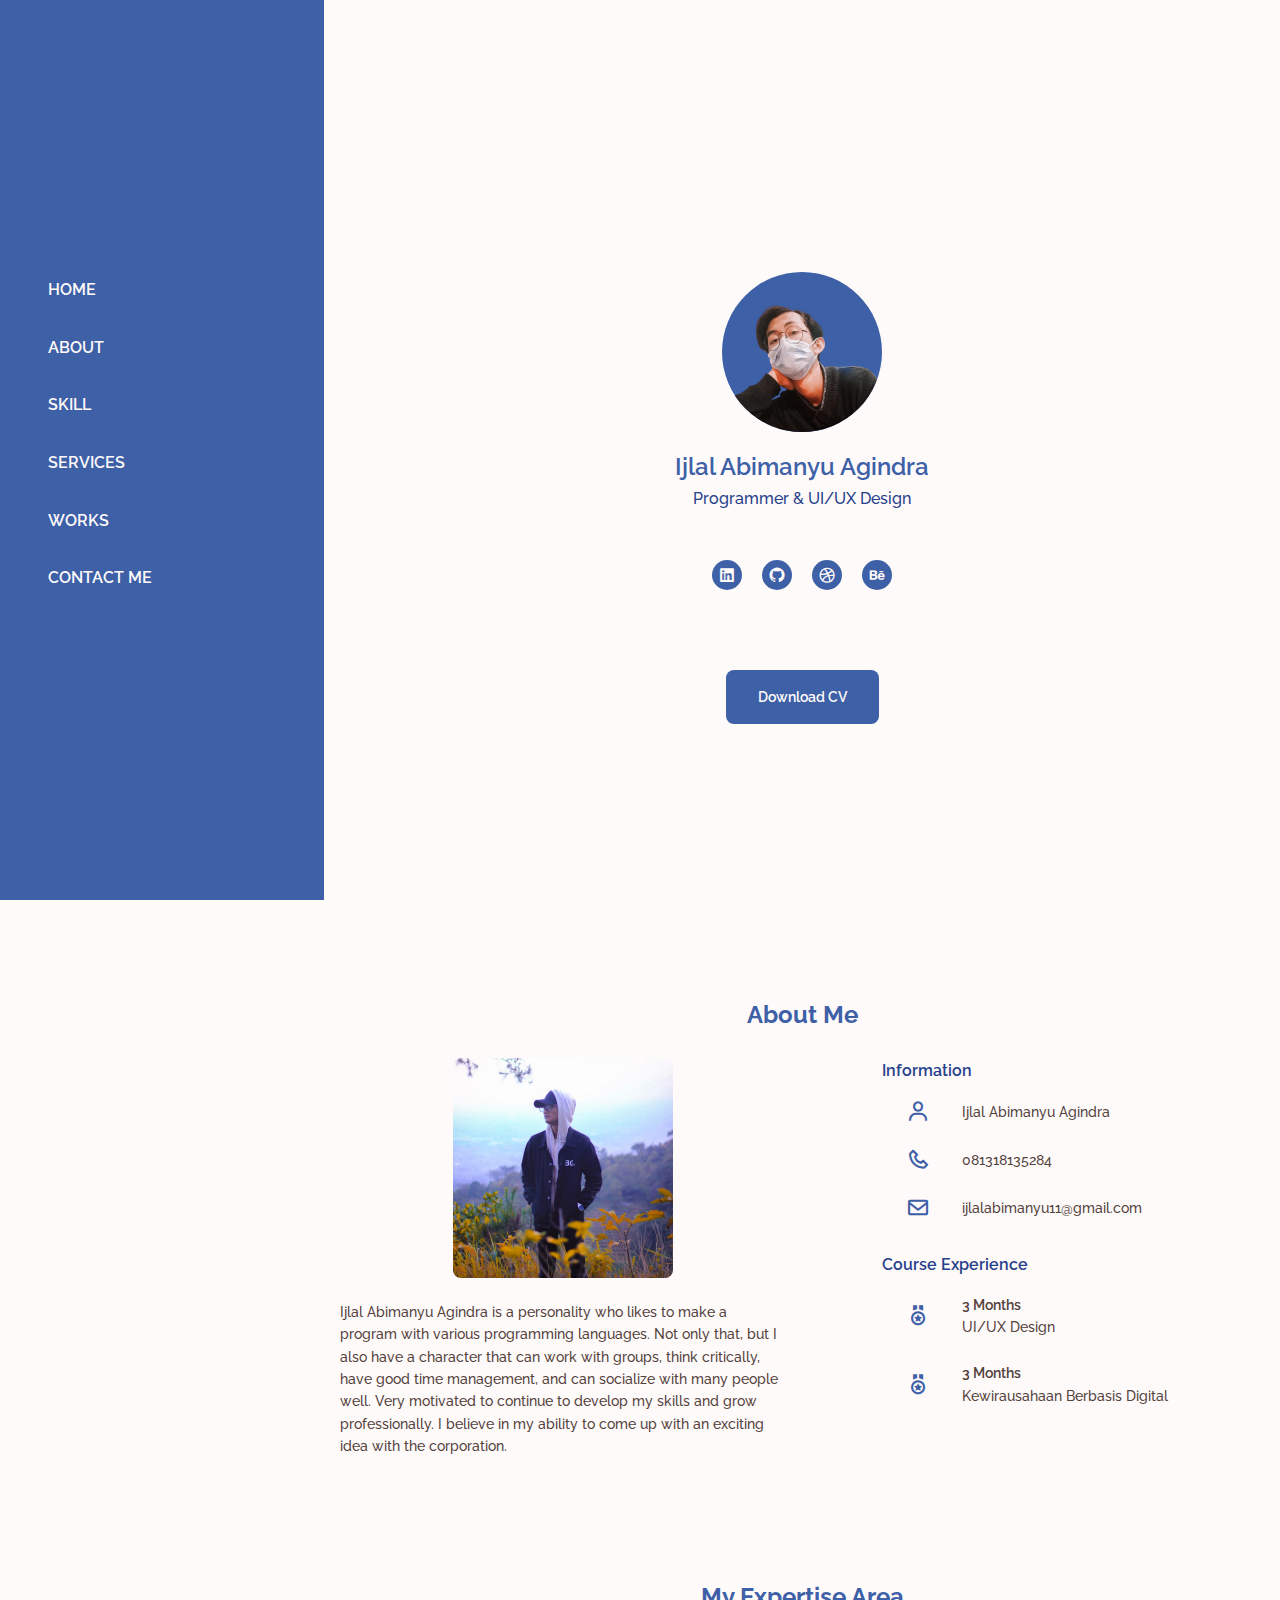
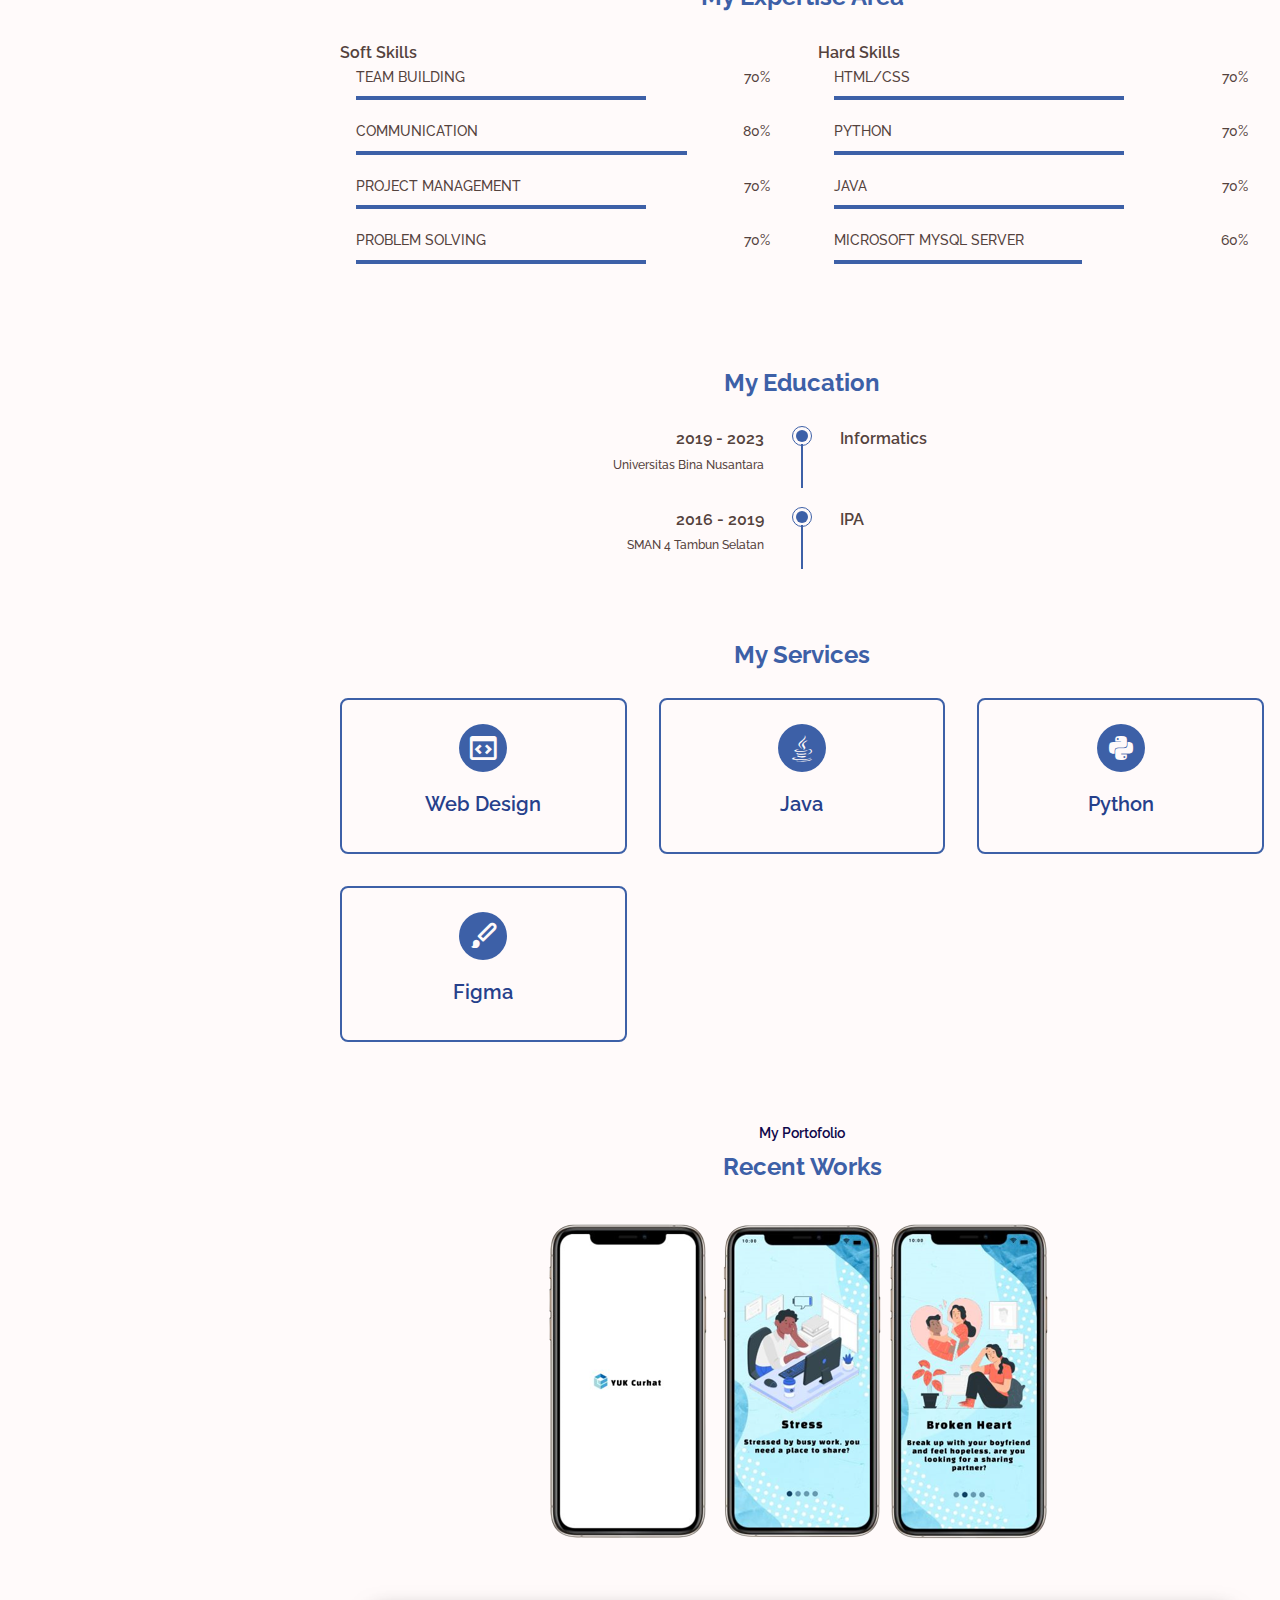
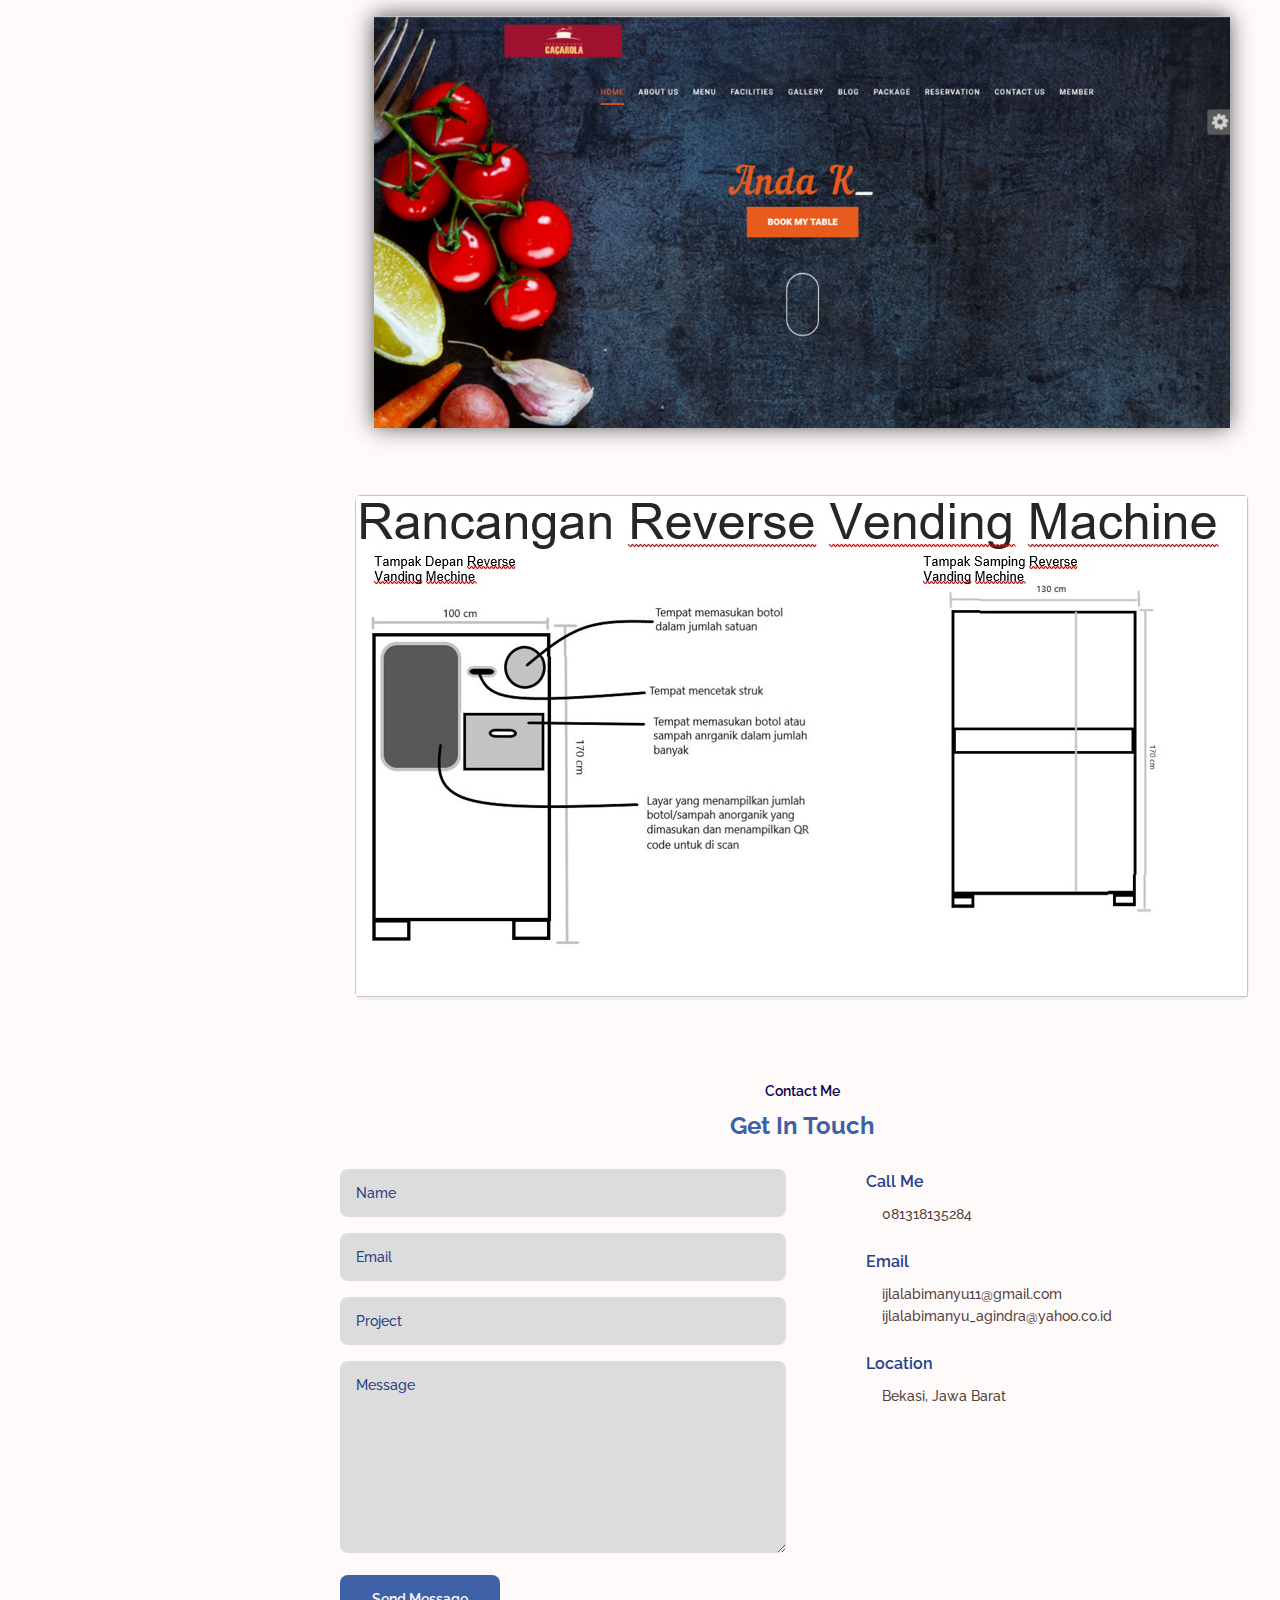
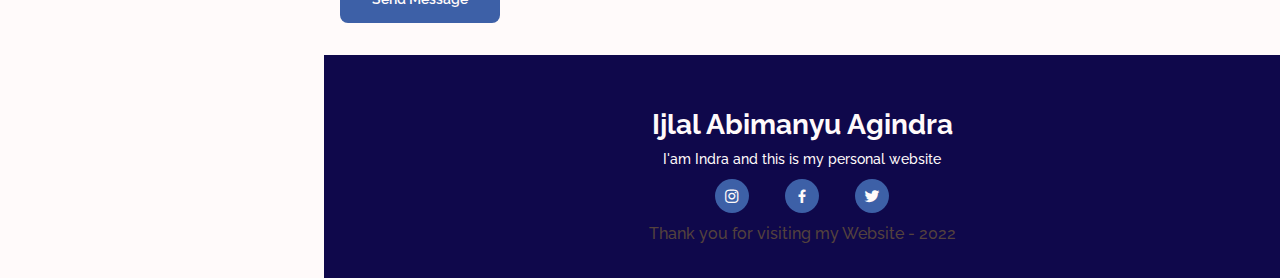
<file: index.html>
<!DOCTYPE html>
<html lang="en">
    <head>
        <meta charset="UTF-8">
        <meta name="viewport" content="width=device-width, initial-scale=1.0">

		<!-- Icon -->
        <link rel="shortcut icon" href="assets/img/icon.jpg">
		
        <!-- CSS -->
        <link rel="stylesheet" href="assets/css/style.css">

        <!-- Icon -->
        <link href='https://unpkg.com/boxicons@2.1.1/css/boxicons.min.css' rel='stylesheet'>

        <title>Portofolio Website | Ijlal Abimanyu Agindra</title>
    </head>
    <body>
        <!--===== HEADER =====-->
        <header class="1-header">
			<nav class="nav bd-grid">
				<div class="nav_toggle" id="nav-toggle">
					<i class='bx bx-menu'></i>
				</div>
				
				<div>
					<a href="#" class="nav_logo">Ijlal Abimanyu Agindra</a>
				</div>
				
				<div class="nav_menu" id="nav-menu">
					<div class="nav_close" id="nav-close">
						<i class='bx bx-x'></i>
					</div>
					
					<ul class="nav_list">
						<li class="nav_item">
							<a href="#Home" class="nav_link">Home</a>
						</li>
						<li class="nav_item">
							<a href="#About" class="nav_link">About</a>
						</li>
						<li class="nav_item">
							<a href="#Skills" class="nav_link">Skill</a>
						</li>
						<li class="nav_item">
							<a href="#Services" class="nav_link">Services</a>
						</li>
						<li class="nav_item">
							<a href="#Works" class="nav_link">Works</a>
						</li>
						</li><li class="nav_item">
							<a href="#Contact" class="nav_link">Contact Me</a>
						</li>
					</ul>
				</div>
			</nav>
		</header>

        <main class="l-main">
            <!-- Home -->
			<section class="home" id="Home">
				<div class="home_container bd-grid">
					<div class="home_data">
						<div class="home_img">
							<img src="assets/img/perfil.png" alt="">
						</div>
						
						<h1 class="home_title">Ijlal Abimanyu Agindra</h1>
						<span class="home_profession">Programmer & UI/UX Design</span>
						
						<div class="home_social">
							<a href="https://www.linkedin.com/in/ijlalabimanyuagindra/" class="home_social-link">
								<i class='bx bxl-linkedin-square'></i>
							</a>
							<a href="https://github.com/Ijlalabimanyu" class="home_social-link">
								<i class='bx bxl-github' ></i>
							</a>
							<a href="https://dribbble.com/ijlalabimanyu" class="home_social-link">
								<i class='bx bxl-dribbble' ></i>
							</a>
							<a href="https://www.behance.net/" class="home_social-link">
								<i class='bx bxl-behance' ></i>
							</a>
						</div>
						
						<a download="" href="assets/pdf/CV Magang Ijlal Abimanyu Agindra.pdf" class="button home_button">Download CV</a>
					</div>
				</div>
			</section>

            <!-- About -->
            <section class="about section" id="About">
				<h2 class="section-title">About Me</h2>
				
				<div class="about_container bd-grid">
					<div class="about_data">
						<img src="assets/img/about.jpg" alt="" class="about_img">
						<p class="about_description"><br>Ijlal Abimanyu Agindra is a personality who likes to make a program with various programming languages. Not only that, but I also have a character that can work with groups, think critically, have good time management, and can socialize with many people well. Very motivated to continue to develop my skills and grow professionally. I believe in my ability to come up with an exciting idea with the corporation.</p>
					</div>
					
					<div>
						<div class="about_information">
							<h3 class="about_information-title">Information</h3>
						
							<div class="about_information-data">
								<i class='bx bx-user about_information-icon'></i>
								<span>Ijlal Abimanyu Agindra</span>
							</div>
							<div class="about_information-data">
								<i class='bx bx-phone about_information-icon'></i>
								<span>081318135284</span>
							</div>
							<div class="about_information-data">
								<i class='bx bx-envelope about_information-icon'></i>
								<span>ijlalabimanyu11@gmail.com</span>
							</div>
						</div>
						<div class="about_information">
							<h3 class="about_information-title">Course Experience</h3>
							<div class="about_information-data">
								<i class='bx bx-medal about_information-icon'></i>
								<div>
									<span class="about_information-subtitle">3 Months</span>
									<span class="about_information-subtitle-small">UI/UX Design</span>
								</div>
							</div>
							
							<div class="about_information-data">
								<i class='bx bx-medal about_information-icon'></i>
								<div>
									<span class="about_information-subtitle">3 Months</span>
									<span class="about_information-subtitle-small">Kewirausahaan Berbasis Digital</span>
								</div>
							</div>
							
						</div>
					</div>
					
				</div>
			</section>

            <!-- Skill-->
            <section class="skills section" id="Skills">
				<h2 class="section-title">My Expertise Area</h2>
				
				<div class="skills_container bd-grid">
					<div class="skills_content">
						<h3 class="skills_subtitle">Soft Skills</h3>
						
						<div class="skills_data">
							<span class="skills_name">Team Building</span>
							<span class="skills_number">70%</span>
							<span class="skills_bar skills_tm"></span>
						</div>
						<div class="skills_data">
							<span class="skills_name">Communication</span>
							<span class="skills_number">80%</span>
							<span class="skills_bar skills_cm"></span>
						</div>
						<div class="skills_data">
							<span class="skills_name">Project Management</span>
							<span class="skills_number">70%</span>
							<span class="skills_bar skills_pm"></span>
						</div>
						<div class="skills_data">
							<span class="skills_name">Problem Solving</span>
							<span class="skills_number">70%</span>
							<span class="skills_bar skills_ps"></span>
						</div>
					</div>
					<div class="skills_content">
						<h3 class="skills_subtitle">Hard Skills</h3>
						
						<div class="skills_data">
							<span class="skills_name">HTML/CSS</span>
							<span class="skills_number">70%</span>
							<span class="skills_bar skills_html"></span>
						</div>
						<div class="skills_data">
							<span class="skills_name">Python</span>
							<span class="skills_number">70%</span>
							<span class="skills_bar skills_python"></span>
						</div>
						<div class="skills_data">
							<span class="skills_name">Java</span>
							<span class="skills_number">70%</span>
							<span class="skills_bar skills_java"></span>
						</div>
						<div class="skills_data">
							<span class="skills_name">Microsoft MySQL Server</span>
							<span class="skills_number">60%</span>
							<span class="skills_bar skills_sql"></span>
						</div>
					</div>
				</div>
			</section>

            <!-- Education -->
            <section class="education section">
				<h2 class="section-title">My Education</h2>
				
				<div class="education_container bd-grid">
					<div class="education_content">
						<div>
							<h3 class="education_year">2019 - 2023</h3>
							<span class="education_university">Universitas Bina Nusantara</span>
						</div>
						
						<div class="education_time">
							<span class="education_rounder"></span>
							<span class="education_line"></span>
						</div>
					
						<div>
							<h3 class="education_race">Informatics</h3>
						</div>
					</div>
					<div class="education_content">
						<div>
							<h3 class="education_year">2016 - 2019</h3>
							<span class="education_university">SMAN 4 Tambun Selatan</span>
						</div>
						
						<div class="education_time">
							<span class="education_rounder"></span>
							<span class="education_line"></span>
						</div>
					
						<div>
							<h3 class="education_race">IPA</h3>
						</div>
					</div>
	
				</div>
			</section>

            <!-- Services -->
            <section class="services section"id="Services">
				<h2 class="section-title">My Services</h2>
				
				<div class="services_container bd-grid">
					<div class="services_content">
						<i class='bx bx-code-block services_icon'></i>
						<h3 class="services_title">Web Design</h3>
					</div>
					
					<div class="services_content">
						<i class='bx bxl-java services_icon'></i>
						<h3 class="services_title">Java</h3>
					</div>
					
					<div class="services_content">
						<i class='bx bxl-python services_icon'></i>
						<h3 class="services_title">Python</h3>
					</div>
					
					<div class="services_content">
						<i class='bx bxs-paint services_icon'></i>
						<h3 class="services_title">Figma</h3>
					</div>
				</div>
			</section>

            <!-- Works -->
            <section class="works section" id="Works">
				<span class="section-subtitle">My Portofolio</span>
				<h2 class="section-title">Recent Works</h2>
				
				<div class="work_container bd-grid">
					<div class="works_img">
						<img src="assets/img/work1.png" alt="">
						
						<div class="works_data">
							<a href="work1.html" class="works_link">
								<i class='bx bx-link-alt'></i>
							</a>
							<span class="works_title">Aplikasi YUK Curhat!</span>
						</div>
						
					</div>
					
					<div class="works_img">
						<img src="assets/img/work2.png" alt="">
						
						<div class="works_data">
							<a href="work2.html" class="works_link">
								<i class='bx bx-link-alt' ></i>
							</a>
							<span class="works_title">Website Cacarola Restaurant</span>
						</div>
					</div>
					
					<div class="works_img">
						<img src="assets/img/work3.jpg" alt="">
						
						<div class="works_data">
							<a href="work3.html" class="works_link">
								<i class='bx bx-link-alt' ></i>
							</a>
							<span class="works_title">Reverse Vending Machine untuk Sampah Organik</span>
						</div>
					</div>
					
				</div>
			</section>

            <!-- Contact -->
            <section class="contact section" id="Contact">
				<span class="section-subtitle">Contact Me</span>
				<h2 class="section-title">Get In Touch</h2>
				
				<div class="contact_container bd-grid">
					<form action="" class="contact_form">
						<div class="contact_inputs">
							<input type="text" placeholder="Name" class="contact_input">
							<input type="mail" placeholder="Email" class="contact_input">
						</div>
						
						<input type="text" placeholder="Project" class="contact_input">
						<textarea name="" id="" cols="0" rows="10" placeholder="Message" class="contact_input"></textarea>
						<input type="Submit" value="Send Message" class="button contact_button">
					</form>
					
					<div>
						<div class="contact_info">
							<h3 class="contact_subtitle">Call Me</h3>
							<span class="contact_text">081318135284</span>
						</div>
						
						<div class="contact_info">
							<h3 class="contact_subtitle">Email</h3>
							<span class="contact_text">ijlalabimanyu11@gmail.com</span>
							<span class="contact_text">ijlalabimanyu_agindra@yahoo.co.id</span>
						</div>
						
						<div class="contact_info">
							<h3 class="contact_subtitle">Location</h3>
							<span class="contact_text">Bekasi, Jawa Barat</span>
						</div>
						
					</div>
				</div>
			</section>
        </main>

        <!-- Footer -->
        <section class="footer section">
			<div class="footer_container bd-grid">
				<h1 class="footer_title">Ijlal Abimanyu Agindra</h1>
				<p class="footer_description">I'am Indra and this is my personal website</p>
				
				<div>
					<a href="https://www.instagram.com/ijlalabimanyu_/" class="footer_link">
						<i class='bx bxl-instagram' ></i>
					</a>
					<a href="https://id-id.facebook.com/" class="footer_link">
						<i class='bx bxl-facebook' ></i>
					</a>
					<a href="https://twitter.com/" class="footer_link">
						<i class='bx bxl-twitter' ></i>
					</a>
				</div>
				<p class="footer_copy">Thank you for visiting my Website - 2022</p>
			</div>
		</section>
        <!-- Javascript =====-->
        <script src="assets/js/main.js"></script>
    </body>
</html>
</file>
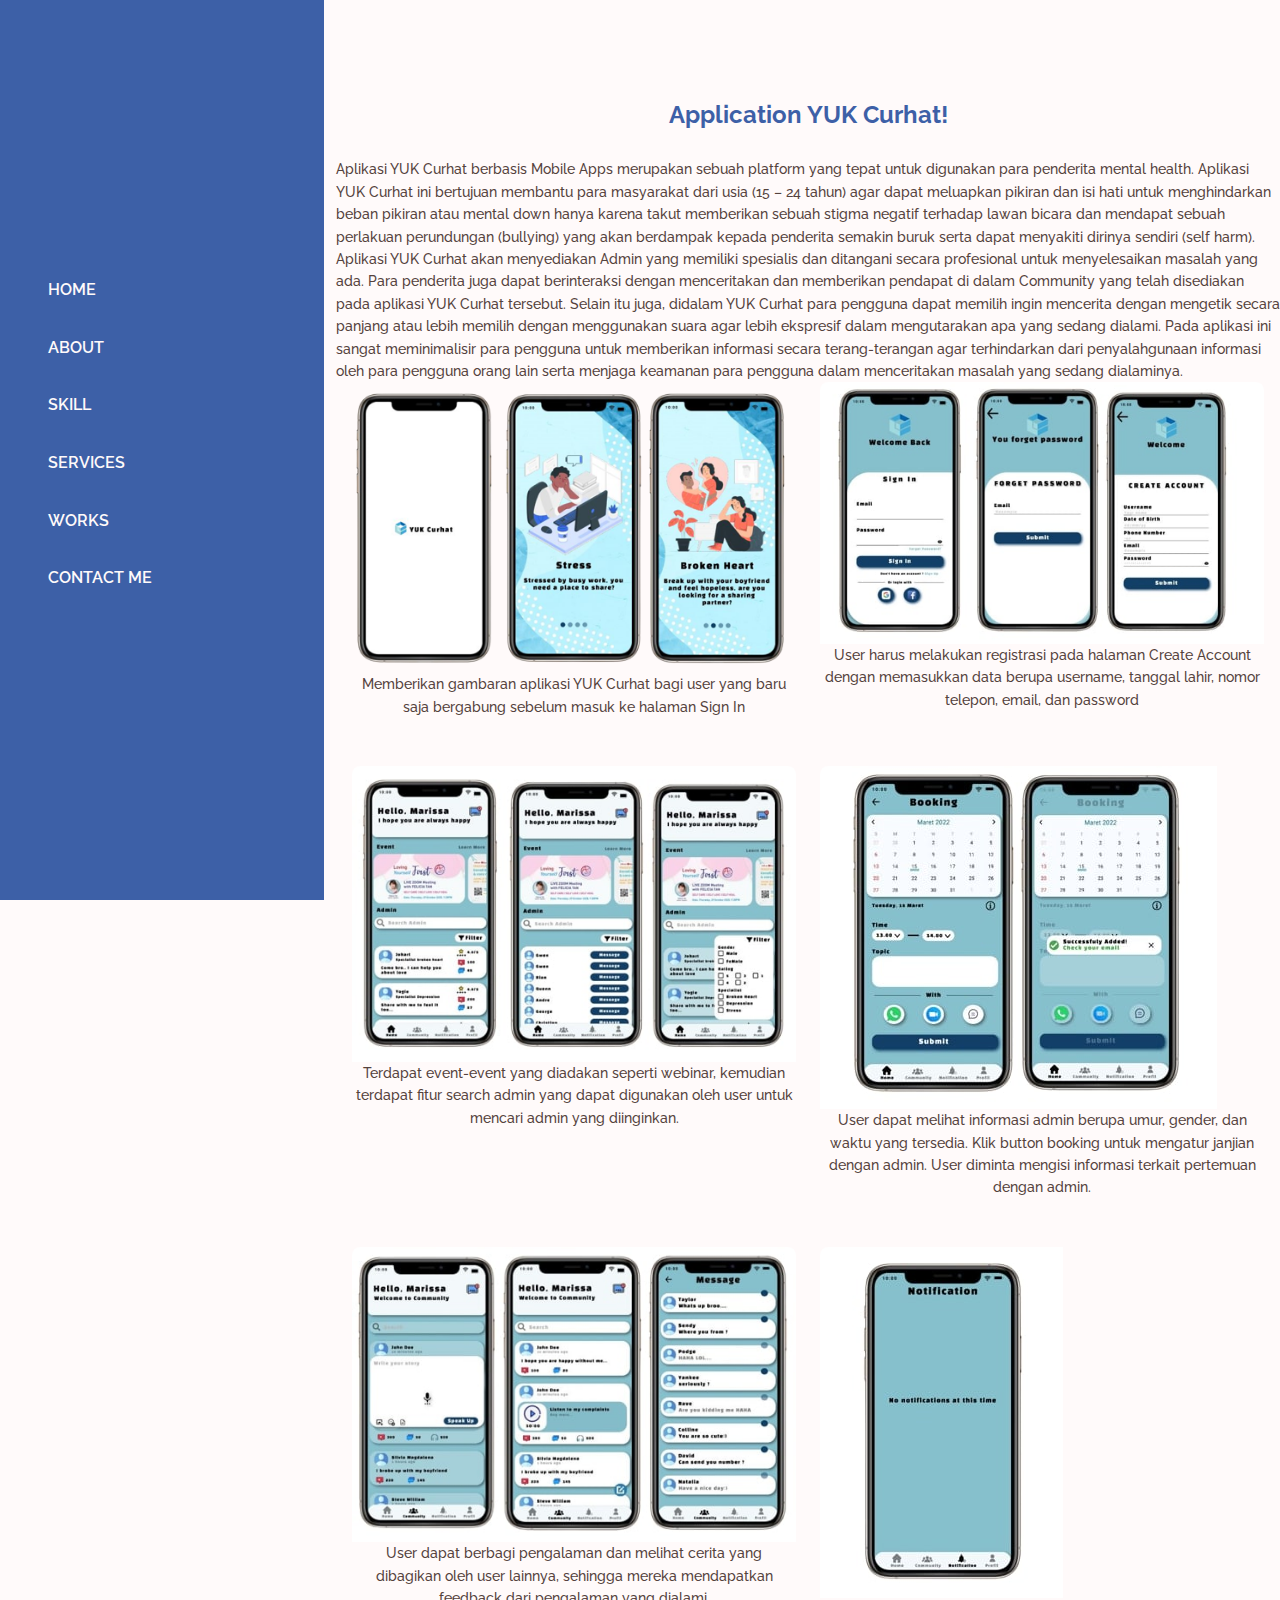
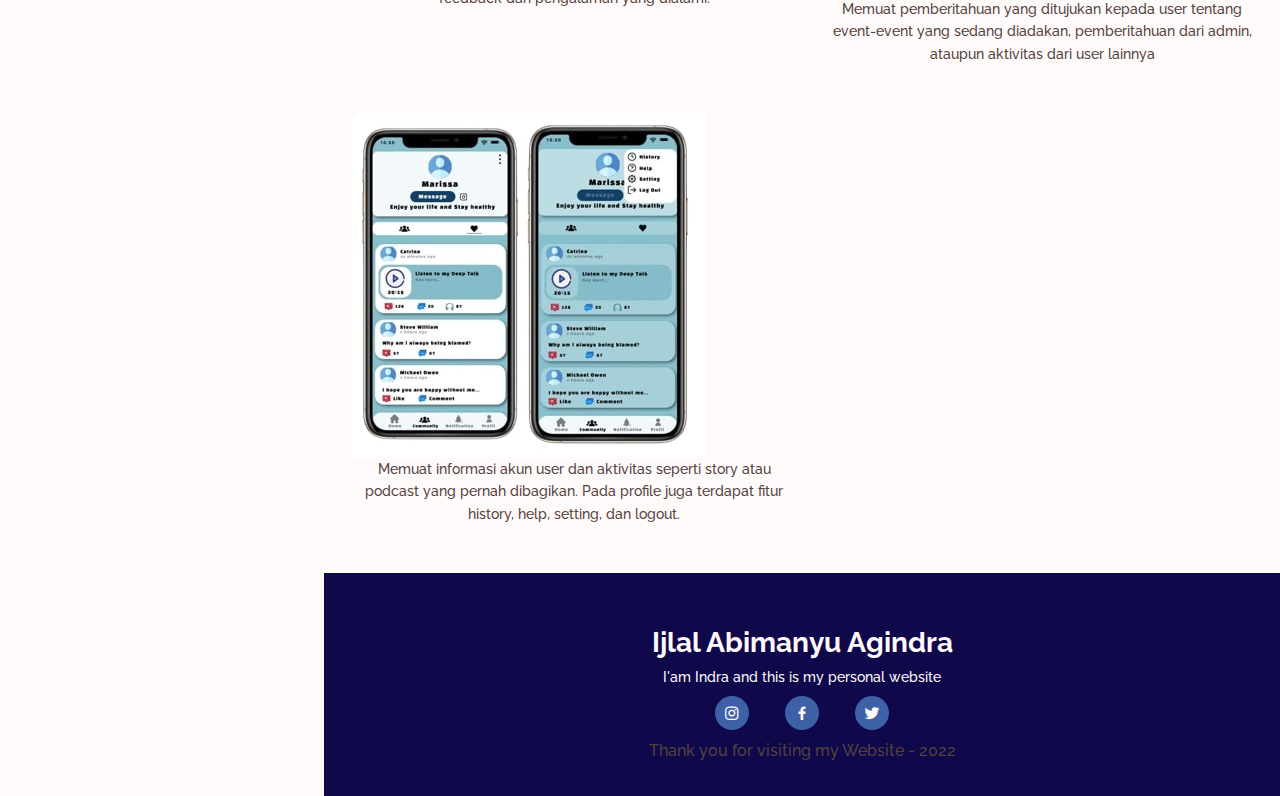
<file: work1.html>
<!DOCTYPE html>
<html lang="en">
    <head>
        <meta charset="UTF-8">
        <meta name="viewport" content="width=device-width, initial-scale=1.0">

		<!-- Icon -->
        <link rel="shortcut icon" href="assets/img/icon.jpg">
		
        <!-- CSS -->
        <link rel="stylesheet" href="assets/css/style.css">

        <!-- Icon -->
        <link href='https://unpkg.com/boxicons@2.1.1/css/boxicons.min.css' rel='stylesheet'>

        <title>Works | YUK Curhat!</title>
    </head>
    <body>
        <!--===== HEADER =====-->
        <header class="1-header">
			<nav class="nav bd-grid">
				<div class="nav_toggle" id="nav-toggle">
					<i class='bx bx-menu'></i>
				</div>
				
				<div>
					<a href="#" class="nav_logo">Ijlal Abimanyu Agindra</a>
				</div>
				
				<div class="nav_menu" id="nav-menu">
					<div class="nav_close" id="nav-close">
						<i class='bx bx-x'></i>
					</div>
					
					<ul class="nav_list">
						<li class="nav_item">
							<a href="index.html" class="nav_link">Home</a>
						</li>
						<li class="nav_item">
							<a href="index.html" class="nav_link">About</a>
						</li>
						<li class="nav_item">
							<a href="index.html" class="nav_link">Skill</a>
						</li>
						<li class="nav_item">
							<a href="index.html" class="nav_link">Services</a>
						</li>
						<li class="nav_item">
							<a href="index.html" class="nav_link">Works</a>
						</li>
						</li><li class="nav_item">
							<a href="index.html" class="nav_link">Contact Me</a>
						</li>
					</ul>
				</div>
			</nav>
		</header>
		
		<main class="l-main">
			<section class="porto container section" id="Portofolio_1">
				<h2 class="section-title">Application YUK Curhat!</h2>
				<span class="port1_title">
					Aplikasi YUK Curhat berbasis Mobile Apps merupakan sebuah platform yang tepat untuk digunakan para penderita mental
					health. Aplikasi YUK Curhat ini bertujuan membantu para masyarakat dari usia (15 – 24 tahun) agar dapat meluapkan pikiran
					dan isi hati untuk menghindarkan beban pikiran atau mental down hanya karena takut memberikan sebuah stigma negatif
					terhadap lawan bicara dan mendapat sebuah perlakuan perundungan (bullying) yang akan berdampak kepada penderita
					semakin buruk serta dapat menyakiti dirinya sendiri (self harm). Aplikasi YUK Curhat akan menyediakan Admin yang memiliki
					spesialis dan ditangani secara profesional untuk menyelesaikan masalah yang ada. Para penderita juga dapat berinteraksi
					dengan menceritakan dan memberikan pendapat di dalam Community yang telah disediakan pada aplikasi YUK Curhat
					tersebut. Selain itu juga, didalam YUK Curhat para pengguna dapat memilih ingin mencerita dengan mengetik secara panjang
					atau lebih memilih dengan menggunakan suara agar lebih ekspresif dalam mengutarakan apa yang sedang dialami. Pada
					aplikasi ini sangat meminimalisir para pengguna untuk memberikan informasi secara terang-terangan agar terhindarkan dari
					penyalahgunaan informasi oleh para pengguna orang lain serta menjaga keamanan para pengguna dalam menceritakan
					masalah yang sedang dialaminya.
				</span>
				
				<div class="porto1_container bd-grid">
				
					<div class="works_img">
						<img src="assets/img/work1.png" alt="">
						
						<div class="works_data">
							<span class="porto1_title">Onboarding Page</span>
						</div>
						
						<div class="porto1_data">
							<p class="porto1_description">
								Memberikan gambaran aplikasi YUK
								Curhat bagi user yang baru saja bergabung
								sebelum masuk ke halaman Sign In
							</p>
						</div>
						
					</div>
					
					<div class="works_img">
						<img src="assets/img/YC1.jpg" alt="">
						
						<div class="works_data">
							<span class="porto1_title">Tampilan Awal User Register dan Sign In</span>
						</div>
						
						<div class="porto1_data">
							<p class="porto1_description">
								User harus melakukan registrasi pada halaman
								Create Account dengan memasukkan data
								berupa username, tanggal lahir, nomor
								telepon, email, dan password
							</p>
						</div>
						
					</div>
					
					<div class="works_img">
						<img src="assets/img/YC2.jpg" alt="">
						
						<div class="works_data">
							<span class="porto1_title">Home Page</span>
						</div>
						
						<div class="porto1_data">
							<p class="porto1_description">
								Terdapat event-event yang diadakan
								seperti webinar, kemudian terdapat fitur
								search admin yang dapat digunakan oleh
								user untuk mencari admin yang diinginkan.
							</p>
						</div>
						
					</div>
					
					<div class="works_img">
						<img src="assets/img/YC3.jpg" alt="">
						
						<div class="works_data">
							<span class="porto1_title">Booking Page</span>
						</div>
						
						<div class="porto1_data">
							<p class="porto1_description">
								User dapat melihat informasi admin berupa
								umur, gender, dan waktu yang tersedia. Klik
								button booking untuk mengatur janjian dengan
								admin. User diminta mengisi informasi terkait
								pertemuan dengan admin.
							</p>
						</div>
						
					</div>
					
					<div class="works_img">
						<img src="assets/img/YC4.jpg" alt="">
						
						<div class="works_data">
							<span class="porto1_title">Fitur Community</span>
						</div>
						
						<div class="porto1_data">
							<p class="porto1_description">
								User dapat berbagi pengalaman dan
								melihat cerita yang dibagikan oleh user
								lainnya, sehingga mereka mendapatkan
								feedback dari pengalaman yang dialami.

							</p>
						</div>
						
					</div>
					
					<div class="works_img">
						<img src="assets/img/YC5.jpg" alt="">
						
						<div class="works_data">
							<span class="porto1_title">Notification Page</span>
						</div>
						
						<div class="porto1_data">
							<p class="porto1_description">
								Memuat pemberitahuan yang ditujukan
								kepada user tentang event-event yang
								sedang diadakan, pemberitahuan dari
								admin, ataupun aktivitas dari user lainnya

							</p>
						</div>
						
					</div>
					
					<div class="works_img">
						<img src="assets/img/YC6.jpg" alt="">
						
						<div class="works_data">
							<span class="porto1_title">Profile Page</span>
						</div>
						
						<div class="porto1_data">
							<p class="porto1_description">
								Memuat informasi akun user dan aktivitas
								seperti story atau podcast yang pernah
								dibagikan. Pada profile juga terdapat fitur
								history, help, setting, dan logout.


							</p>
						</div>
						
					</div>
					
				</div>

			</section>			
		
		</main>

        <!-- Footer -->
        <section class="footer section">
			<div class="footer_container bd-grid">
				<h1 class="footer_title">Ijlal Abimanyu Agindra</h1>
				<p class="footer_description">I'am Indra and this is my personal website</p>
				
				<div>
					<a href="#" class="footer_link">
						<i class='bx bxl-instagram' ></i>
					</a>
					<a href="#" class="footer_link">
						<i class='bx bxl-facebook' ></i>
					</a>
					<a href="#" class="footer_link">
						<i class='bx bxl-twitter' ></i>
					</a>
				</div>
				<p class="footer_copy">Thank you for visiting my Website - 2022</p>
			</div>
		</section>
        <!-- Javascript =====-->
        <script src="assets/js/main.js"></script>
    </body>
</html>
</file>
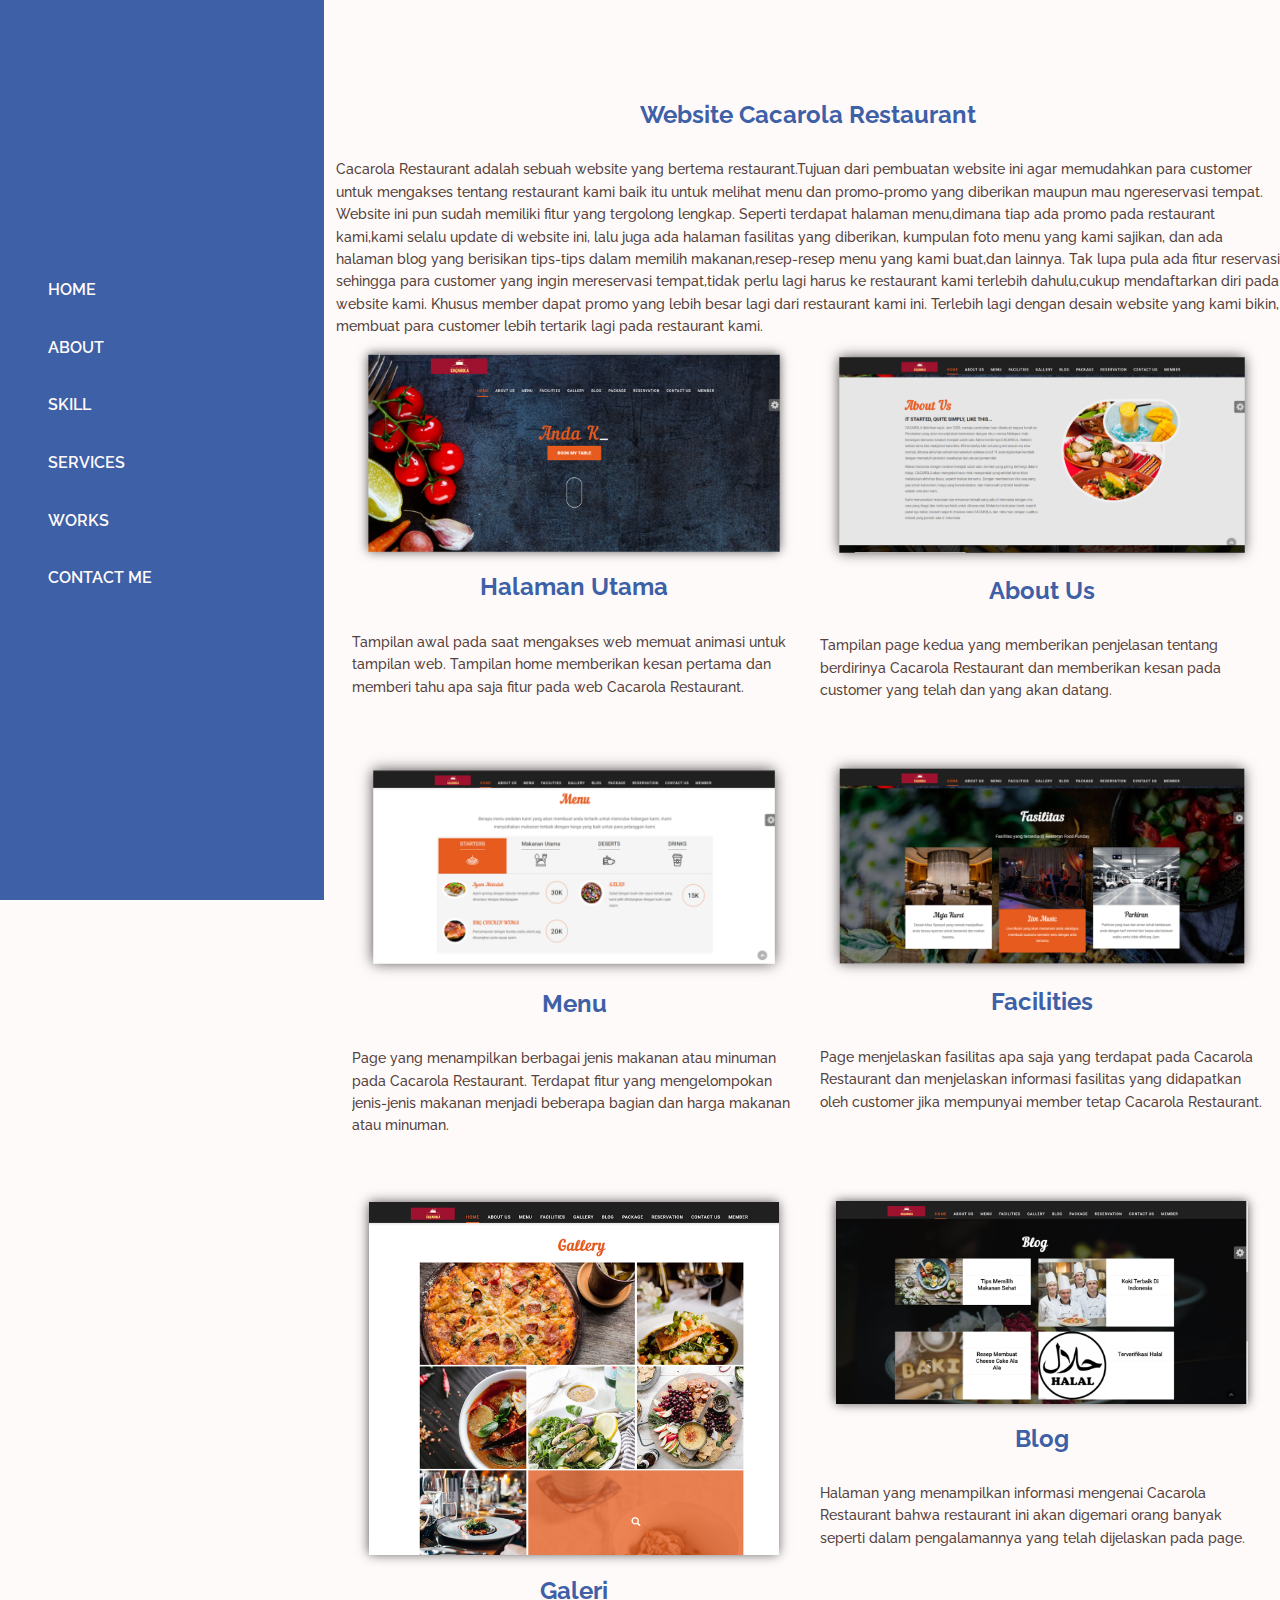
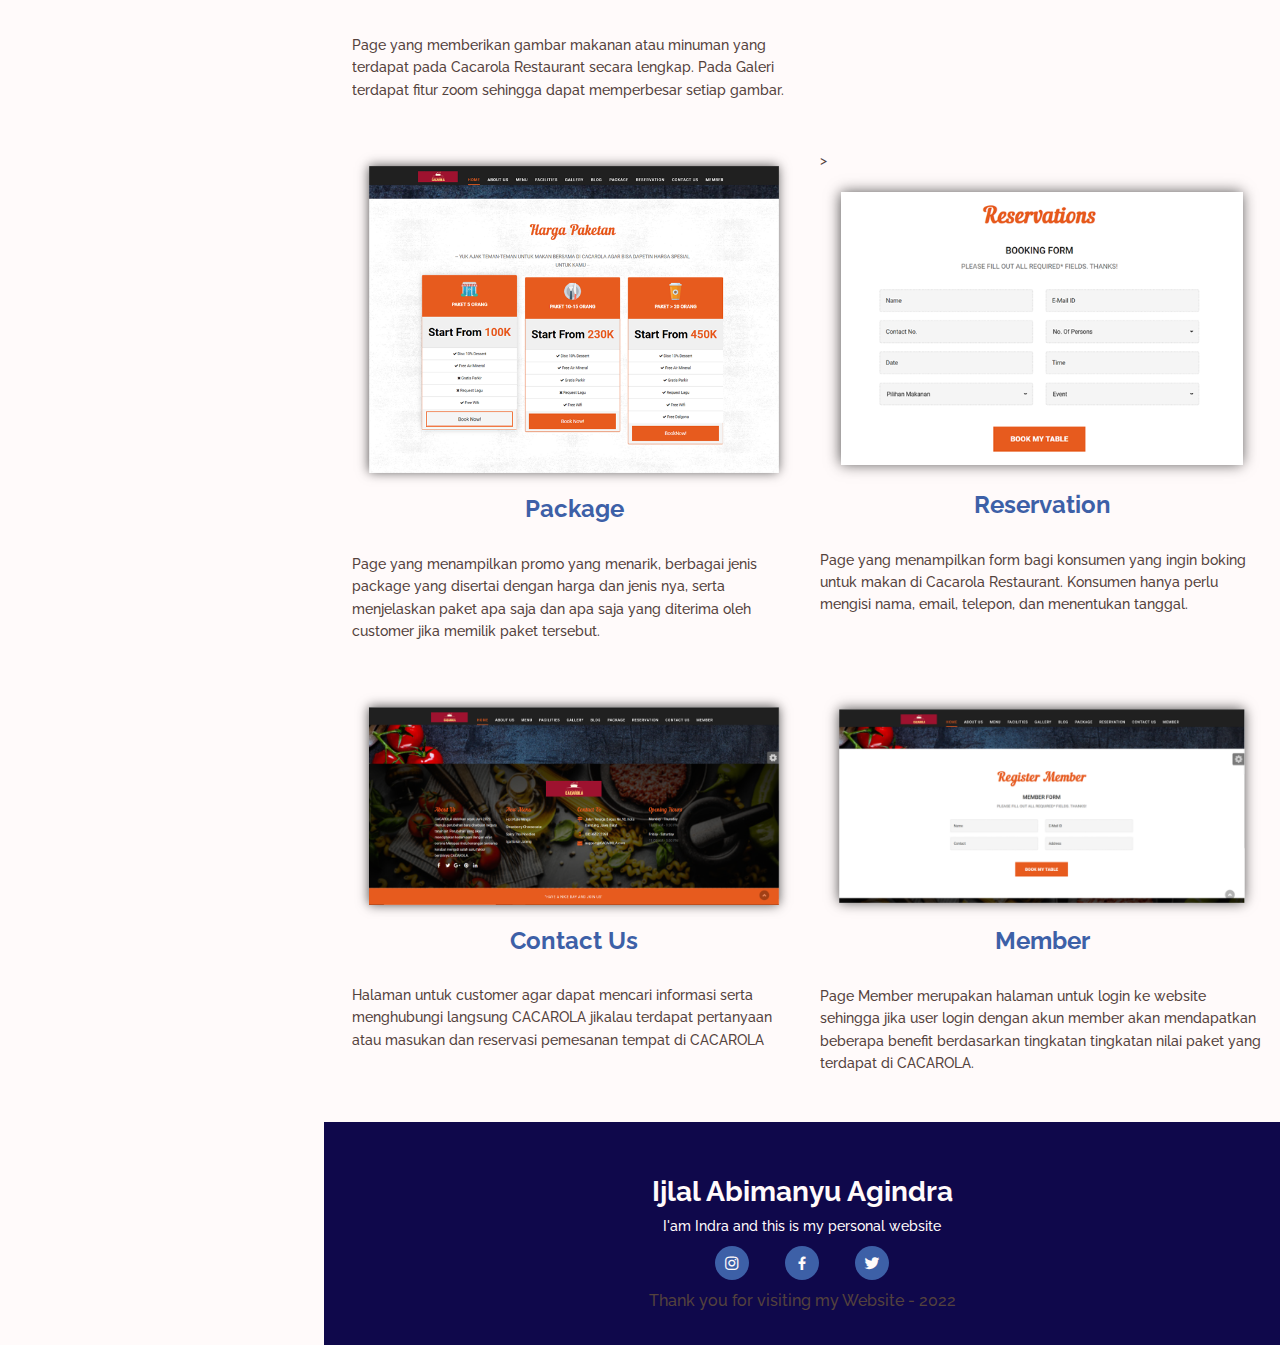
<file: work2.html>
<!DOCTYPE html>
<html lang="en">
    <head>
        <meta charset="UTF-8">
        <meta name="viewport" content="width=device-width, initial-scale=1.0">
	
		<!-- Icon -->
        <link rel="shortcut icon" href="assets/img/icon.jpg">
		
        <!-- CSS -->
        <link rel="stylesheet" href="assets/css/style.css">

        <!-- Icon -->
        <link href='https://unpkg.com/boxicons@2.1.1/css/boxicons.min.css' rel='stylesheet'>

        <title>Works | Website Cacarola Restaurant</title>
    </head>
    <body>
        <!--===== HEADER =====-->
        <header class="1-header">
			<nav class="nav bd-grid">
				<div class="nav_toggle" id="nav-toggle">
					<i class='bx bx-menu'></i>
				</div>
				
				<div>
					<a href="#" class="nav_logo">Ijlal Abimanyu Agindra</a>
				</div>
				
				<div class="nav_menu" id="nav-menu">
					<div class="nav_close" id="nav-close">
						<i class='bx bx-x'></i>
					</div>
					
					<ul class="nav_list">
						<li class="nav_item">
							<a href="index.html" class="nav_link">Home</a>
						</li>
						<li class="nav_item">
							<a href="index.html" class="nav_link">About</a>
						</li>
						<li class="nav_item">
							<a href="index.html" class="nav_link">Skill</a>
						</li>
						<li class="nav_item">
							<a href="index.html" class="nav_link">Services</a>
						</li>
						<li class="nav_item">
							<a href="index.html" class="nav_link">Works</a>
						</li>
						</li><li class="nav_item">
							<a href="index.html" class="nav_link">Contact Me</a>
						</li>
					</ul>
				</div>
			</nav>
		</header>
		
		<!-- Work 2 -->
		<main class="1-main">
		
		<section class="porto section container"id="Portofolio_2">
		
			<h2 class="section-title">Website Cacarola Restaurant</h2>
			<span class="port1_title">
				Cacarola Restaurant adalah sebuah website yang bertema restaurant.Tujuan dari pembuatan website
				ini agar memudahkan para customer untuk mengakses tentang restaurant kami baik itu untuk melihat
				menu dan promo-promo yang diberikan maupun mau ngereservasi tempat. Website ini pun sudah
				memiliki fitur yang tergolong lengkap. Seperti terdapat halaman menu,dimana tiap ada promo pada
				restaurant kami,kami selalu update di website ini, lalu juga ada halaman fasilitas yang diberikan,
				kumpulan foto menu yang kami sajikan, dan ada halaman blog yang berisikan tips-tips dalam memilih
				makanan,resep-resep menu yang kami buat,dan lainnya. Tak lupa pula ada fitur reservasi sehingga
				para customer yang ingin mereservasi tempat,tidak perlu lagi harus ke restaurant kami terlebih
				dahulu,cukup mendaftarkan diri pada website kami. Khusus member dapat promo yang lebih besar
				lagi dari restaurant kami ini. Terlebih lagi dengan desain website yang kami bikin, membuat para
				customer lebih tertarik lagi pada restaurant kami.
			</span>
				
			<div class="porto2_container bd-grid">
				
				<div class="works_img">
					<img src="assets/img/work2.png" alt="">
					<div class="porto2_data">
						
						<h2 class="section-title porto_title">
							Halaman Utama
						</h2>
							
						<p class="porto2_description"> 
							Tampilan awal pada saat mengakses web
							memuat animasi untuk tampilan web.
							Tampilan home memberikan kesan pertama
							dan memberi tahu apa saja fitur pada web
							Cacarola Restaurant.
						</p>
						
					</div>
						
				</div>
				
				<div class="works_img">
					<img src="assets/img/CR1.png" alt="">
					<div class="porto2_data">
						
						<h2 class="section-title porto_title">
							About Us
						</h2>
							
						<p class="porto2_description"> 
							Tampilan page kedua yang memberikan
							penjelasan tentang berdirinya Cacarola
							Restaurant dan memberikan kesan pada
							customer yang telah dan yang akan datang.
						</p>
						
					</div>
				
				</div>
				
				<div class="works_img">
					<img src="assets/img/CR2.png" alt="">
					<div class="porto2_data">
						
						<h2 class="section-title porto_title">
							Menu
						</h2>
							
						<p class="porto2_description"> 
							Page yang menampilkan berbagai jenis makanan
							atau minuman pada Cacarola Restaurant.
							Terdapat fitur yang mengelompokan jenis-jenis
							makanan menjadi beberapa bagian dan harga
							makanan atau minuman.
						</p>
						
					</div>
				
				</div>
				
				<div class="works_img">
					<div class="porto2_data">
						<img src="assets/img/CR3.png" alt="">
						<h2 class="section-title porto_title">
							Facilities
						</h2>
							
						<p class="porto2_description"> 
							Page menjelaskan fasilitas apa saja yang
							terdapat pada Cacarola Restaurant dan
							menjelaskan informasi fasilitas yang
							didapatkan oleh customer jika mempunyai
							member tetap Cacarola Restaurant.

						</p>
					
					</div>
				</div>
				
				<div class="works_img">
					<img src="assets/img/CR4.png" alt="">
					<div class="porto2_data">
						
						<h2 class="section-title porto_title">
							Galeri
						</h2>
							
						<p class="porto2_description"> 
							Page yang memberikan gambar makanan atau
							minuman yang terdapat pada Cacarola
							Restaurant secara lengkap. Pada Galeri terdapat
							fitur zoom sehingga dapat memperbesar setiap
							gambar.
						</p>
						
					</div>
				</div>
				
				<div class="works_img">
					<div class="porto2_data">
						<img src="assets/img/CR5.png" alt="">
						<h2 class="section-title porto_title">
							Blog
						</h2>
							
						<p class="porto2_description"> 
							Halaman yang menampilkan informasi
							mengenai Cacarola Restaurant bahwa
							restaurant ini akan digemari orang banyak
							seperti dalam pengalamannya yang telah
							dijelaskan pada page.
						</p>
					
					</div>
				</div>
				
				<div class="works_img">
					<img src="assets/img/CR6.png" alt="">
					<div class="porto2_data">
						
						<h2 class="section-title porto_title">
							Package
						</h2>
							
						<p class="porto2_description"> 
							Page yang menampilkan promo yang menarik,
							berbagai jenis package yang disertai dengan
							harga dan jenis nya, serta menjelaskan paket apa
							saja dan apa saja yang diterima oleh customer
							jika memilik paket tersebut.
						</p>
						
					</div>
				
				</div>
				
				<div class="works_img"</div>>
					<div class="porto2_data">
						<img src="assets/img/CR7.png" alt="">
						<h2 class="section-title porto_title">
							Reservation
						</h2>
							
						<p class="porto2_description"> 
							Page yang menampilkan form bagi konsumen
							yang ingin boking untuk makan di Cacarola
							Restaurant. Konsumen hanya perlu mengisi
							nama, email, telepon, dan menentukan tanggal.
						</p>
					
					</div>
				</div>
				
				<div class="works_img">
					<img src="assets/img/CR9.png" alt="">
					<div class="porto2_data">
						
						<h2 class="section-title porto_title">
							Contact Us
						</h2>
							
						<p class="porto2_description"> 
							Halaman untuk customer agar dapat mencari
							informasi serta menghubungi langsung
							CACAROLA jikalau terdapat pertanyaan atau
							masukan dan reservasi pemesanan tempat di
							CACAROLA
						</p>
						
					</div>
				</div>
				
				<div class="works_img">
					<div class="porto2_data">
						<img src="assets/img/CR10.png" alt="">
						<h2 class="section-title porto_title">
							Member
						</h2>
							
						<p class="porto2_description"> 
							Page Member merupakan halaman untuk login
							ke website sehingga jika user login dengan akun
							member akan mendapatkan beberapa benefit
							berdasarkan tingkatan tingkatan nilai paket
							yang terdapat di CACAROLA.

						</p>
					
					</div>
				</div>
				
			</div>
			
		</section>
		
		
		</main>

        <!-- Footer -->
        <section class="footer section">
			<div class="footer_container bd-grid">
				<h1 class="footer_title">Ijlal Abimanyu Agindra</h1>
				<p class="footer_description">I'am Indra and this is my personal website</p>
				
				<div>
					<a href="#" class="footer_link">
						<i class='bx bxl-instagram' ></i>
					</a>
					<a href="#" class="footer_link">
						<i class='bx bxl-facebook' ></i>
					</a>
					<a href="#" class="footer_link">
						<i class='bx bxl-twitter' ></i>
					</a>
				</div>
				<p class="footer_copy">Thank you for visiting my Website - 2022</p>
			</div>
		</section>
        <!-- Javascript =====-->
        <script src="assets/js/main.js"></script>
    </body>
</html>
</file>
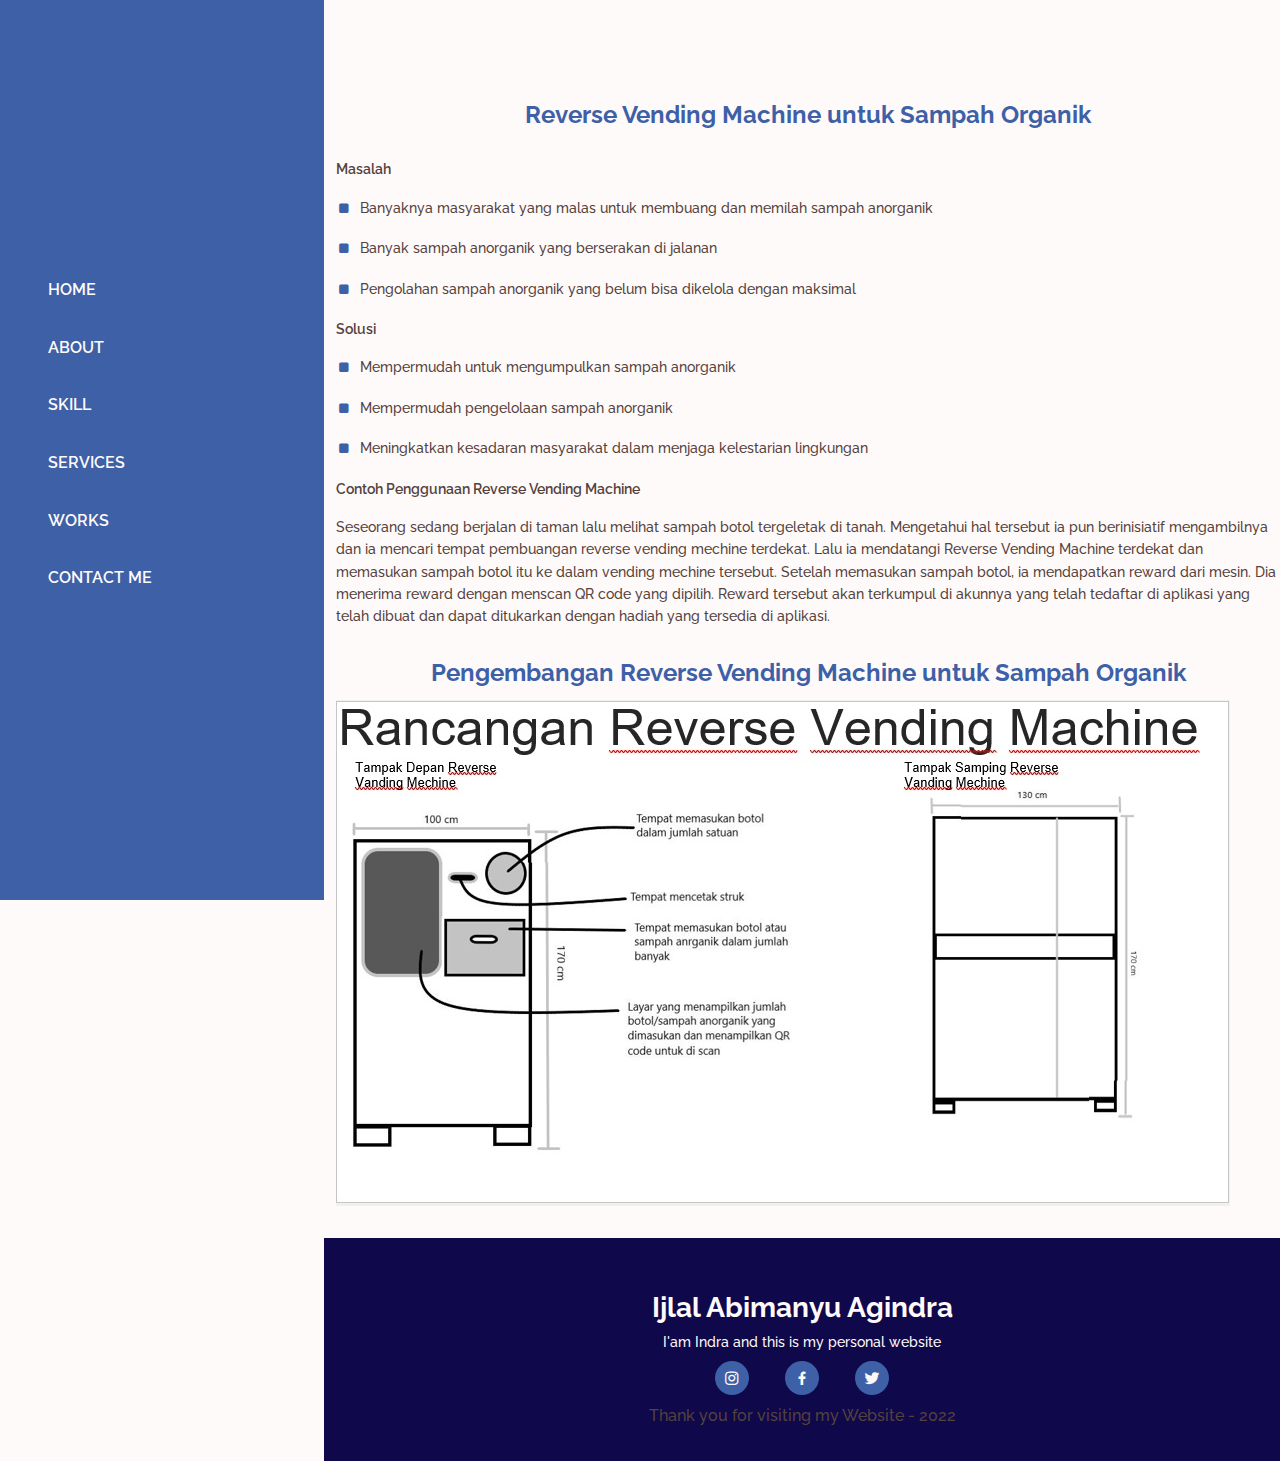
<file: work3.html>
<!DOCTYPE html>
<html lang="en">
    <head>
        <meta charset="UTF-8">
        <meta name="viewport" content="width=device-width, initial-scale=1.0">

		<!-- Icon -->
        <link rel="shortcut icon" href="assets/img/icon.jpg">
		
        <!-- CSS -->
        <link rel="stylesheet" href="assets/css/style.css">

        <!-- Icon -->
        <link href='https://unpkg.com/boxicons@2.1.1/css/boxicons.min.css' rel='stylesheet'>

        <title>Works | Reverse Vending Machine untuk Sampah Organik</title>
    </head>
    <body>
        <!--===== HEADER =====-->
        <header class="1-header">
			<nav class="nav bd-grid">
				<div class="nav_toggle" id="nav-toggle">
					<i class='bx bx-menu'></i>
				</div>
				
				<div>
					<a href="#" class="nav_logo">Ijlal Abimanyu Agindra</a>
				</div>
				
				<div class="nav_menu" id="nav-menu">
					<div class="nav_close" id="nav-close">
						<i class='bx bx-x'></i>
					</div>
					
					<ul class="nav_list">
						<li class="nav_item">
							<a href="index.html" class="nav_link">Home</a>
						</li>
						<li class="nav_item">
							<a href="index.html" class="nav_link">About</a>
						</li>
						<li class="nav_item">
							<a href="index.html" class="nav_link">Skill</a>
						</li>
						<li class="nav_item">
							<a href="index.html" class="nav_link">Services</a>
						</li>
						<li class="nav_item">
							<a href="index.html" class="nav_link">Works</a>
						</li>
						</li><li class="nav_item">
							<a href="index.html" class="nav_link">Contact Me</a>
						</li>
					</ul>
				</div>
			</nav>
		</header>
		
		<!-- Work 2 -->
		<main class="1-main">
		
		<section class="porto section container"id="Portofolio_2">
		
			<h2 class="section-title">Reverse Vending Machine untuk Sampah Organik</h2>
			
			<div class="porto3_container">
				<p class="porto3_description"> 
				Masalah
				</p>
							
				<div class="porto3_details">
					<p class="porto3_details-description">
					<i class='bx bxs-checkbox porto3_details-icon'></i>
						Banyaknya masyarakat yang malas untuk membuang dan memilah sampah anorganik
					</p>
				</div>
				
				<div class="porto3_details">
					<p class="porto3_details-description">
					<i class='bx bxs-checkbox porto3_details-icon'></i>
						Banyak sampah anorganik yang berserakan di jalanan
					</p>
				</div>
				
				<div class="porto3_details">
					<p class="porto3_details-description">
					<i class='bx bxs-checkbox porto3_details-icon'></i>
						Pengolahan sampah anorganik yang belum bisa dikelola dengan maksimal
					</p>
				</div>
				
				<p class="porto3_description"> 
					Solusi
				</p>
							
				<div class="porto3_details">
					<p class="porto3_details-description">
					<i class='bx bxs-checkbox porto3_details-icon'></i>
						Mempermudah untuk mengumpulkan sampah anorganik
					</p>
				</div>
				
				<div class="porto3_details">
					<p class="porto3_details-description">
					<i class='bx bxs-checkbox porto3_details-icon'></i>
						Mempermudah pengelolaan sampah anorganik
					</p>
				</div>
				
				<div class="porto3_details">
					<p class="porto3_details-description">
					<i class='bx bxs-checkbox porto3_details-icon'></i>
						 Meningkatkan kesadaran masyarakat dalam menjaga kelestarian lingkungan
					</p>
				</div>
				
				<p class="porto3_description"> 
					Contoh Penggunaan Reverse Vending Machine
				</p>
							
				<div class="porto3_details">
					<p class="porto3_title">
						Seseorang sedang berjalan di taman lalu melihat sampah botol tergeletak di tanah. Mengetahui hal tersebut ia pun berinisiatif
						mengambilnya dan ia mencari tempat pembuangan reverse vending mechine terdekat. Lalu ia mendatangi Reverse Vending Machine
						terdekat dan memasukan sampah botol itu ke dalam vending mechine tersebut. Setelah memasukan sampah botol, ia mendapatkan reward
						dari mesin. Dia menerima reward dengan menscan QR code yang dipilih. Reward tersebut akan terkumpul di akunnya yang telah tedaftar di
						aplikasi yang telah dibuat dan dapat ditukarkan dengan hadiah yang tersedia di aplikasi.

					</p>
				</div>
				
				<div class="porto3_data">
					
					<h2 class="section-title porto3_title">
						Pengembangan Reverse Vending Machine untuk Sampah Organik
					</h2>
					
					<img src="assets/img/work3.jpg" alt="">
					
				</div>

			</div>
			
		</section>
		
		
		</main>

        <!-- Footer -->
        <section class="footer section">
			<div class="footer_container bd-grid">
				<h1 class="footer_title">Ijlal Abimanyu Agindra</h1>
				<p class="footer_description">I'am Indra and this is my personal website</p>
				
				<div>
					<a href="#" class="footer_link">
						<i class='bx bxl-instagram' ></i>
					</a>
					<a href="#" class="footer_link">
						<i class='bx bxl-facebook' ></i>
					</a>
					<a href="#" class="footer_link">
						<i class='bx bxl-twitter' ></i>
					</a>
				</div>
				<p class="footer_copy">Thank you for visiting my Website - 2022</p>
			</div>
		</section>
        <!-- Javascript =====-->
        <script src="assets/js/main.js"></script>
    </body>
</html>
</file>
<file: assets/css/style.css>
/* GOOGLE FONTS */
@import url('https://fonts.googleapis.com/css2?family=Raleway:ital,wght@0,400;0,500;1,600&display=swap');


/* BASE */
*,::before,::after{
	box-sizing: border-box;
}

html{
	scroll-behavior: smooth;
}

body{
	margin: 48px 0 0 0;
	font-family: 'Raleway', sans-serif;
	font-size: 14px;
	font-weight: 500;
	background-color: #FFFAFA;
	color: #54423D;
	line-height: 1.6;
}

h1, h2, h3, p{
	margin: 0;
}

h3{
	font-weight: 600;
}

ul{
	margin: 0;
	padding: 0;
	list-style: none;
}

a{
	text-decoration: none;
	color: #54423D;
}

img{
	max-width: 100%;
	height: auto;
	display: block;
}

/* Class CSS */
.section{
	padding: 64px 0 32px;
}

.container{
	max-width: 968px;
	margin-left: 12px;
}

.section-title{
	font-size: 24px;
	color: #3D60A7;
	margin-bottom: 24px;
	text-align: center;
}

.section-subtitle{
	display: block;
	font-size: 14px;
	color: #0F084B;
	text-align: center;
	font-weight: 600;
	margin-bottom: 4px;
}

/* layout */
.bd-grid{
	max-width: 1024px;
	display: grid;
	grid-template-columns: 100%;
	column-gap: 32px;
	width: calc(100% - 32px);
	margin-left: 16px;
	margin-right: 16px;
}

.1-header{
	width: 100%;
	position: fixed;
	top: 0;
	left: 0;
	z-index: 100;
	background-color: #FFFAFA;
	box-shadow: 0 2px 4px #DCDCDC;
}
/* Navigation */
.nav{
	height: 48px;
	display: flex;
	justify-content: space-between;
	align-items: center;
}

.nav_menu{
	position: fixed;
	top: 0;
	left: -100%;
	width: 90%;
	height: 100vh;
	padding: 48px;
	display: flex;
	align-items: center;
	background-color: #3D60A7;
	transition: .5s;
}

.nav_close{
	position: absolute;
	top: 16px;
	right: 16px;
	font-size: 32px;
	color: #26408B;
	cursor: pointer;
}

.nav_item{
	margin-bottom: 32px;
}

.nav_link{
	font-size: 16px;
	text-transform: uppercase;
	color: #FFFAFA;
	font-weight: 600;
	transition: .5s;
}

.nav_link:hover{
	color: #54423D;
}

.nav_toggle{
	color: #26408B;
	font-size: 20px;
	cursor: pointer;
}

/* Show menu */
.show{
	left: 0;
}

/*Active menu*/
.active{
	color: #54423D;
}

/* Home */
.home_container{
	height: calc(100vh - 48px);
	align-items: center;
}

.home_data{
	display: flex;
	flex-direction: column;
	align-items: center;
	height: max-content;
	text-align: center;
}
.home_img{
	padding-top: 20px;
	padding-left: 12px;
	width: 160px;
	height: 160px;
	background-color: #3D60A7;
	border-radius: 50%;
	overflow: hidden;
	margin-bottom: 16px;
}

.home_img img{
	width: 155px;
}

.home_title{
	font-size: 24px;
	color: #3D60A7;
	font-weight: 600;
}

.home_profession{
	font-size: 16px;
	color: #26408B;
	margin-bottom: 48px;
}

.home_social{
	margin-bottom: 80px;
}

.home_social-link{
	display: inline-flex;
	background-color: #3D60A7;
	color: #FFFAFA;
	font-size: 18px;
	border-radius: 50%;
	padding: 6px;
	margin: 0 8px;
	transition: .3s;
}

.home_social-link:hover{
	background-color: #26408B;
}

.home_button{
	width: 100%;
}

/* Buttons */
.button{
	display: inline-block;
	background-color: #3D60A7;
	color: #FFFAFA;
	padding: 16px 32px;
	font-weight: 600;
	border-radius: 8px;
	transition: .3s;
}

.button:hover{
	background-color: #26408B;
}

.button_light{
	background-color: #FFFAFA;
	color: #3D60A7;
}

.button_light:hover{
	color: #FFFAFA;
}

/* About */
.about_container{
	row-gap: 32px;
}

.about_data{
	text-align: center;
}

.about_description{
	margin-bottom: 32px;
}

.about_img{
	width: 150px;
	border-radius: 8px;
	margin: 0 auto;
}

.about_information{
	margin-bottom: 32px;
}

.about_information-title{
	font-size: 16px;
	color: #26408B;
	margin-bottom: 16px;
}

.about_information-data{
	display: flex;
	align-items: center;
	padding-left: 24px;
	margin-bottom: 24px;
}

.about_information-icon{
	font-size: 24px;
	color: #3D60A7;
	margin-right: 32px;
}

.about_information-subtitle{
	display: block;
	font-weight: 600;
}

.about_infomation-subtitle-small{
	font-size: 12px;
}

/* Skill */
.skills_container{
	row-gap: 32px;
}

.skills-subtitle{
	font-size: 16px;
	color: #26408B;
	margin-bottom: 16px;
}

.skills_data{
	position: relative;
	display: flex;
	justify-content: space-between;
	margin: 0 16px;
	margin-bottom: 32px;
}

.skills_name{
	text-transform: uppercase;
}

.skills_bar{
	position: absolute;
	bottom: -12px;
	height: 4px;
	background-color: #3D60A7;
}

/* Soft Skill */
.skills_tm{
	width: 70%;
}

.skills_cm{
	width: 80%;
}

.skills_pm{
	width: 70%;
}

.skills_ps{
	width: 70%;
}

/* Hard Skills */
.skills_html{
	width: 70%;
}

.skills_python{
	width: 70%;
}

.skills_java{
	width: 70%;
}

.skills_sql{
	width: 60%;
}

/* Education */
.education_container{
	row-gap: 32px;
}

.education_content{
	display: grid;
	grid-template-columns: 1fr max-content 1fr;
}

.education_year, .education_race{
	font-size: 16px;
	margin-bottom: 4px;
}

.education_university, .education_speciality{
	display: block;
	font-size: 12px;
}

.education_year, .education_university{
	text-align: right;
}

.education_time{
	padding: 0 16px;
	justify-self: center;
}

.education_rounder{
	position: relative;
	display: inline-block;
	width: 12px;
	height: 12px;
	background-color: #3D60A7;
	border-radius: 50%;
}

.education_rounder::before{
	content: '';
	position: absolute;
	transform: translate(-4px, -4px);
	width: 20px;
	height: 20px;
	border: 1px solid #3D60A7;
	border-radius: 50%;
}

.education_line{
	display: block;
	height: 90%;
	width: 2px;
	background-color: #3D60A7;
	transform: translate(5px, -4px);
}

/* Services */
.services_container{
	row-gap: 32px;
}

.services_content{
	padding: 24px 8px;
	border: 2px solid #3D60A7;
	border-radius: 8px;
	text-align: center;
}

.services_icon{
	font-size: 32px;
	padding: 8px;
	background-color: #3D60A7;
	color: #FFFAFA;
	border-radius: 50%;
	margin-bottom: 16px;
}

.services_title{
	font-size: 20px;
	color: #26408B;
	margin-bottom: 8px;
}

.services_content, .services_icon, .services_description, .services_title{
	transition: .5s;
}

.services_content:hover{
	background-color: #3D60A7;
}

.services_content:hover .services_icon{
	background-color: #FFFAFA;
	color: #3D60A7;
}

.services_content:hover .services_title{
	color: #FFFAFA;
}

.services_content:hover .services_description{
	color: #FFFAFA;
}


/* Work */
.work_container{
	justify-items: center;
	row-gap: 32px;
}

.works_img{
	position: relative;
	overflow: hidden;
	border-radius: 8px;
}


.works_data{
	position: absolute;
	bottom: -100%;
	width: 100%;
	height: 100%;
	display: flex;
	flex-direction: column;
	justify-content: center;
	align-items: center;
	background: rgba(0, 0, 255, 0.6);
	border-radius: 8px;
	transition: .3s;
}

.works_link{
	display: inline-flex;
	font-size: 24px;
	background-color: #FFFAFA;
	color: #3D60A7;
	padding: 4px;
	border-radius: 4px;
	margin-bottom: 16px;
}

.works_title{
	font-size: 20px;
	color: #FFFAFA;
}

.works_img:hover .works_data{
	bottom: 0;
}

/* Contact */
.contact_container{
	row-gap: 48px;
}

.contact_input{
	width: 100%;
	padding: 16px;
	outline: none;
	border: none;
	background-color: #DCDCDC;
	font-size: 14px;
	margin-bottom: 16px;
	border-radius: 8px;
}

.contact ::placeholder{
	color: #26408B;
	font-family: 'Raleway', sans-serif;
	font-weight: 500;
}

.contact_button{
	outline: none;
	border: none;
	font-family: 'Raleway', sans-serif;
	font-size: 14px;
	cursor: pointer;
}

.contact_info{
	margin-bottom: 24px;
}
.contact_subtitle{
	font-size: 16px;
	color: #26408B;
	margin-bottom: 8px;
}

.contact_text{
	display: block;
	padding-left: 16px;
}

/* Footer */
.footer{
	background-color: #0F084B;
	color: #FFFAFA;
	text-align: center;
}

.footer-title{
	font-size: 24px;
	margin-bottom: 16px;
}

.footer_social{
	margin-bottom: 48px;
}

.footer_link{
	display: inline-flex;
	background-color: #3D60A7;
	color: #FFFAFA;
	font-size: 18px;
	border-radius: 50%;
	padding: 8px;
	margin : 8px 16px;
	transition: .3s;
}

.footer_copy{
	font-size: 16px;
	color: #54423D;
}


/* MEDIA QUERIES */
@media screen and (min-width: 768px){
	.home_button{
		width: initial;
	}
	
	.nav_menu{
		width: 324px;
	}
	
	.about_container, .skills_container, .services_container, .works_container, .contact_container, .contact_input, .porto1_container, .porto2_container, .porto3_container{
		grid-template-columns: repeat(2, 1fr);
	}
	
	.about_data{
		text-align: initial;
	}
	
	.about_description, .porto1_description, .porto2_description, .porto3_description{
		margin-bottom: 40px;
	}
	
	.about_img, .porto1_img, .porto2_img, .porto3_img{
		width: 220px;
	}
	
	.about_information, .porto13_details{
		padding-left: 64px;
	}
	
	.education_time{
		padding: 0 32px;
	}
	
	.contact_inputs{
		display: grid;
		column-gap: 24px;
	}
	
	.contact_info{
		padding-left: 48px;
	}
	
	.footer(
		background: none;
	)
	
	.footer_container{
		background-color: #0F084B;
		padding: 48px 0;
		border-radius: 8px;
	}
}

@media screen and (min-width: 1024px){
	body{
		margin: 0;
		padding-left: 324px;
	}
	
	.1-header{
		width: 0;
	}
	
	.nav_toggle, .nav_logo, .nav_close{
		display: none;
	}
	
	.nav_menu{
		left: 0;
	}
	
	.home_container{
		height: 100vh;
	}
	
	.section{
		padding: 48px 0 32px;
	}
	
	.bd-grid{
		margin-left: auto;
		margin-right: auto;
	}
	
	.services_container, .works_container{
		grid-template-columns: repeat(3, 1fr);
	}
}

/* Work 1 */
.porto1_container{
	grid-template-columns: repeat(2, 1fr); 
	gap: 40px 24px;
	row-gap: 32px;
}

.porto1_img{
	width: 100%;
	justify-self: center;
	position: relative;
	overflow: hidden;
	border-radius: 8px;
}

.port1_title{
	margin-bottom: 8px;
}

.porto1_title{
	margin-bottom: 8px;
	font-size: 20px;
	color: #FFFAFA;
}

.porto1_description{
	margin-bottom: 16px;
	column-gap: 8px;
	text-align: center;
}

.porto11_details{
	display: grid;
	row-gap: 16px;
	margin-bottom: 18px;
}

.porto1-details-description{
	display: inline-flex;
	column-gap: 8px;
	font-size: 12px
}


.port1_data{
	position: absolute;
	bottom: -100%;
	width: 100%;
	height: 100%;
	display: flex;
	flex-direction: column;
	justify-content: center;
	align-items: center;
	background: rgba(0, 0, 255, 0.6);
	border-radius: 8px;
	transition: .3s;
}

.porto1_img:hover .port1_data{
	bottom: 0;
}


/* Work 2 */
.porto2_container{
	grid-template-columns: repeat(2, 1fr); 
	gap: 40px 24px;
	row-gap: 32px;
}

.porto2_img{
	width: 100%;
	justify-self: center;
	position: relative;
	overflow: hidden;
	border-radius: 8px;
}

.porto2_title{
	margin-bottom: 8px;
}

.porto2_description{
	margin-bottom: 16px;
	column-gap: 8px;
}

.porto2_details{
	display: grid;
	row-gap: 16px;
	margin-bottom: 18px;
}

.porto2_details-description{
	display: inline-flex;
	column-gap: 8px;
	font-size: 12px;
	text-align: center;
}

/* Work 3 */
.porto3_container{ 
	gap: 40px 24px;
	row-gap: 32px;
}

.porto3_img{
	width: 280px;
	justify-self: center;
	position: relative;
	overflow: hidden;
	border-radius: 8px;
}

.porto3_title{
	margin-bottom: 8px;
}

.porto3_description{
	margin-bottom: 16px;
	column-gap: 8px;
	font-weight: 600;
}

.porto3_details{
	display: grid;
	row-gap: 16px;
	margin-bottom: 18px;
}

.porto3_details-description{
	display: inline-flex;
	column-gap: 8px;
	font-size: 14px;
	text-align: center;
}

.porto3_details-icon{
	font-size: 16px;
	color: #3D60A7;
	margin-top: 3px;
}
</file>
